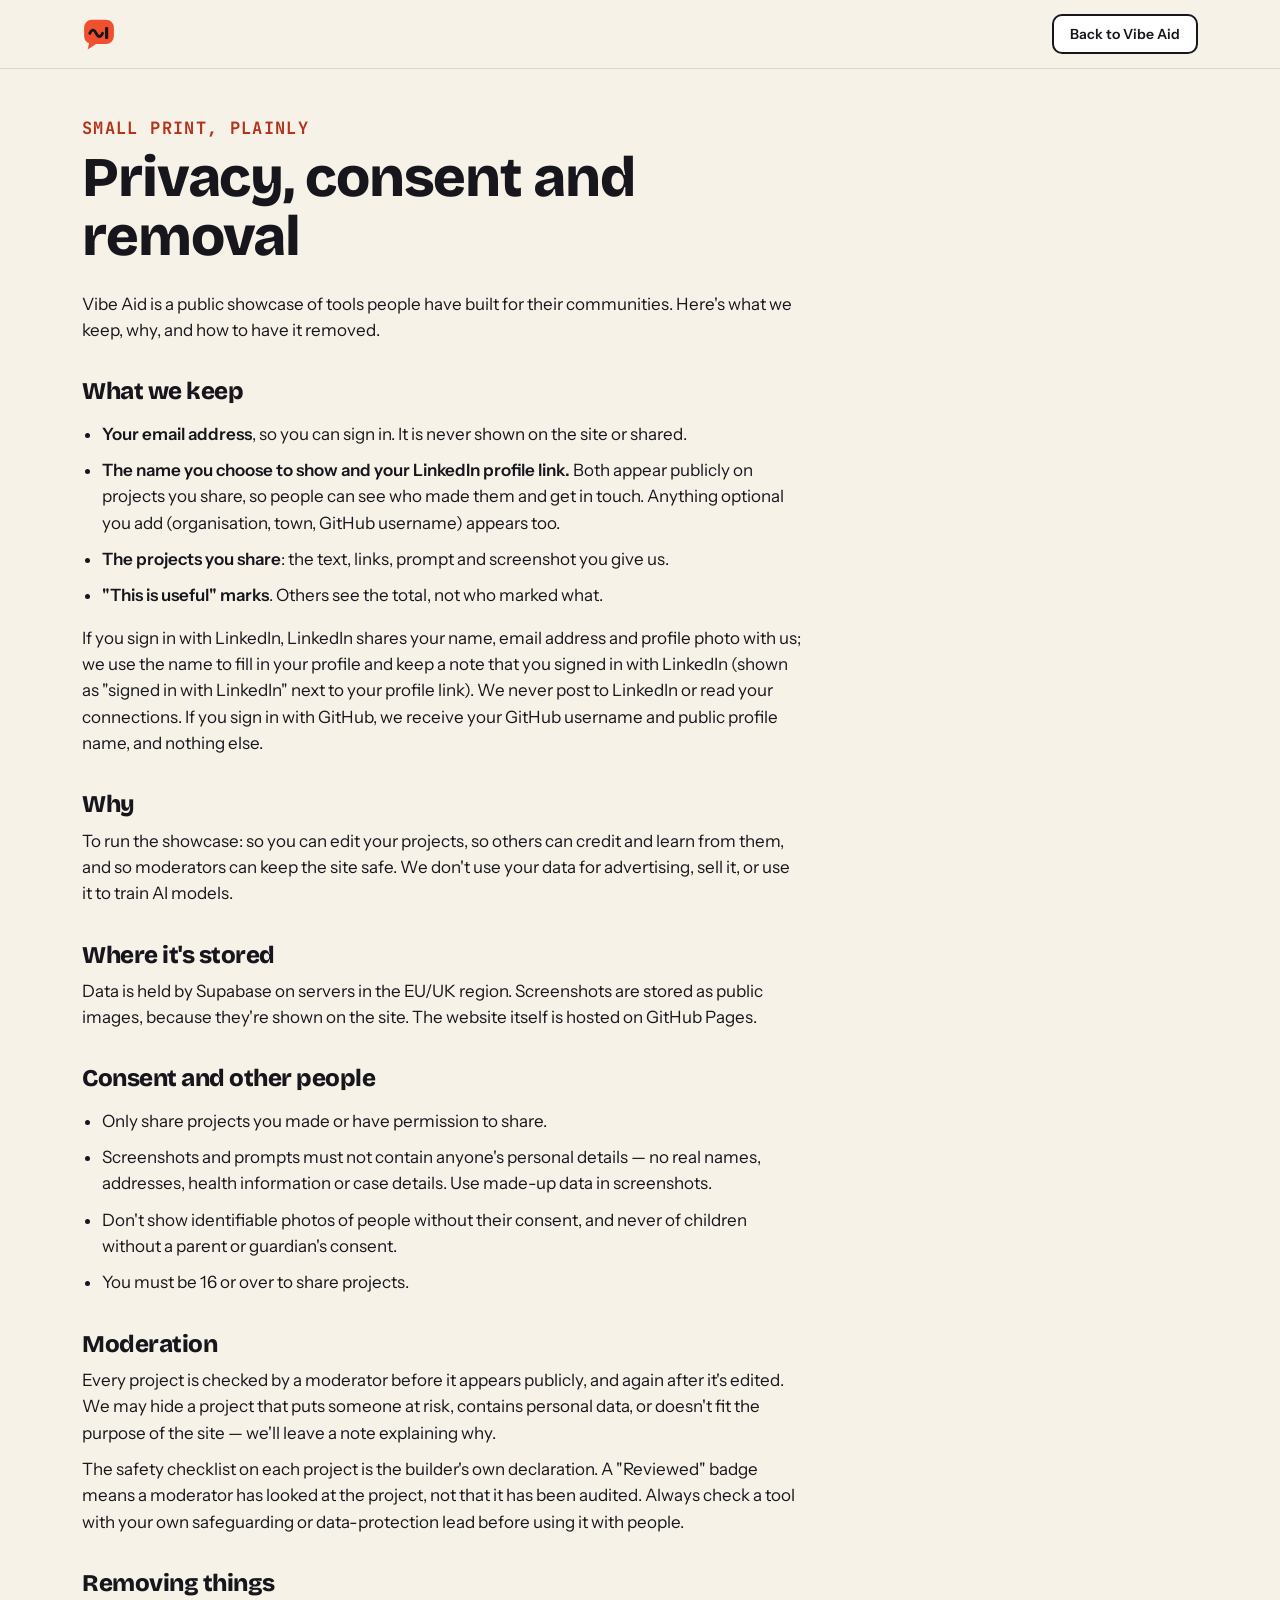
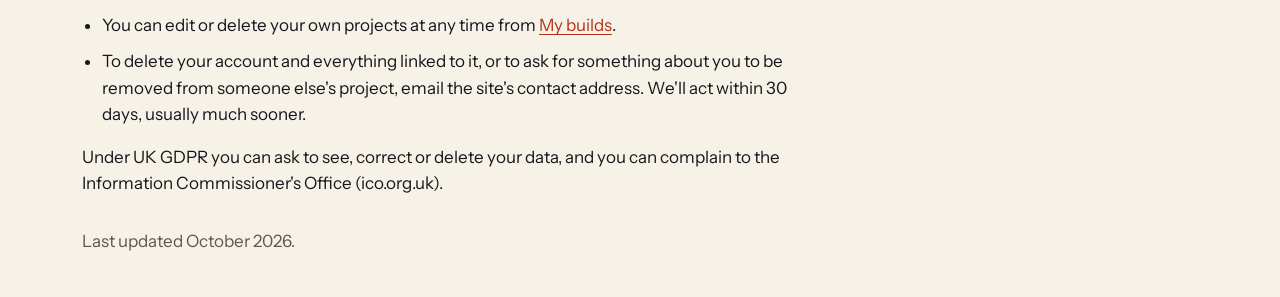
<file: privacy.html>
<!doctype html>
<html lang="en-GB">
<head>
<meta charset="utf-8"><meta name="viewport" content="width=device-width, initial-scale=1">
<title>Privacy, consent and removal — Vibe Aid</title>
<link rel="icon" href="favicon.svg" type="image/svg+xml">
<link rel="stylesheet" href="assets/styles.css">
<style>.doc{max-width:720px;padding:48px 0 32px}.doc h1{font-size:clamp(36px,6vw,56px);margin:8px 0 24px}.doc h2{font-size:24px;margin:36px 0 10px}.doc p,.doc li{font-size:17px;margin-bottom:10px}.doc ul{padding-left:20px}</style>
</head>
<body>
<header class="site-head"><div class="wrap"><a class="brand" href="./" aria-label="Vibe Aid home"><img src="assets/img/mark.svg" alt="" width="34" height="34"></a><div class="head-actions"><a class="va-btn va-btn-sm" href="./">Back to Vibe Aid</a></div></div></header>
<main class="wrap"><article class="doc">
<p class="eyebrow">Small print, plainly</p>
<h1>Privacy, consent and removal</h1>
<p>Vibe Aid is a public showcase of tools people have built for their communities. Here's what we keep, why, and how to have it removed.</p>

<h2>What we keep</h2>
<ul>
<li><strong>Your email address</strong>, so you can sign in. It is never shown on the site or shared.</li>
<li><strong>The name you choose to show and your LinkedIn profile link.</strong> Both appear publicly on projects you share, so people can see who made them and get in touch. Anything optional you add (organisation, town, GitHub username) appears too.</li>
<li><strong>The projects you share</strong>: the text, links, prompt and screenshot you give us.</li>
<li><strong>"This is useful" marks</strong>. Others see the total, not who marked what.</li>
</ul>
<p>If you sign in with LinkedIn, LinkedIn shares your name, email address and profile photo with us; we use the name to fill in your profile and keep a note that you signed in with LinkedIn (shown as "signed in with LinkedIn" next to your profile link). We never post to LinkedIn or read your connections. If you sign in with GitHub, we receive your GitHub username and public profile name, and nothing else.</p>

<h2>Why</h2>
<p>To run the showcase: so you can edit your projects, so others can credit and learn from them, and so moderators can keep the site safe. We don't use your data for advertising, sell it, or use it to train AI models.</p>

<h2>Where it's stored</h2>
<p>Data is held by Supabase on servers in the EU/UK region. Screenshots are stored as public images, because they're shown on the site. The website itself is hosted on GitHub Pages.</p>

<h2>Consent and other people</h2>
<ul>
<li>Only share projects you made or have permission to share.</li>
<li>Screenshots and prompts must not contain anyone's personal details — no real names, addresses, health information or case details. Use made-up data in screenshots.</li>
<li>Don't show identifiable photos of people without their consent, and never of children without a parent or guardian's consent.</li>
<li>You must be 16 or over to share projects.</li>
</ul>

<h2>Moderation</h2>
<p>Every project is checked by a moderator before it appears publicly, and again after it's edited. We may hide a project that puts someone at risk, contains personal data, or doesn't fit the purpose of the site — we'll leave a note explaining why.</p>
<p>The safety checklist on each project is the builder's own declaration. A "Reviewed" badge means a moderator has looked at the project, not that it has been audited. Always check a tool with your own safeguarding or data-protection lead before using it with people.</p>

<h2>Removing things</h2>
<ul>
<li>You can edit or delete your own projects at any time from <a href="./#/mine">My builds</a>.</li>
<li>To delete your account and everything linked to it, or to ask for something about you to be removed from someone else's project, email <span id="contact">the site's contact address</span>. We'll act within 30 days, usually much sooner.</li>
</ul>
<p>Under UK GDPR you can ask to see, correct or delete your data, and you can complain to the Information Commissioner's Office (ico.org.uk).</p>
<p class="muted" style="margin-top:32px">Last updated October 2026.</p>
</article></main>
<script src="config.js"></script>
<script>var e=(window.VIBE_AID_CONFIG||{}).CONTACT_EMAIL;if(e){var a=document.createElement('a');a.href='mailto:'+e;a.textContent=e;var c=document.getElementById('contact');c.textContent='';c.appendChild(a);}</script>
</body></html>
</file>
<file: assets/styles.css>
/* Vibe Aid — site styles. Tokens mirror the Vibe Aid design system. */
@font-face { font-family: "Bricolage Grotesque"; font-weight: 600; font-display: swap; src: url(fonts/bricolage-grotesque-latin-600-normal.woff2) format("woff2"); }
@font-face { font-family: "Bricolage Grotesque"; font-weight: 800; font-display: swap; src: url(fonts/bricolage-grotesque-latin-800-normal.woff2) format("woff2"); }
@font-face { font-family: "Instrument Sans"; font-weight: 400; font-display: swap; src: url(fonts/instrument-sans-latin-400-normal.woff2) format("woff2"); }
@font-face { font-family: "Instrument Sans"; font-weight: 600; font-display: swap; src: url(fonts/instrument-sans-latin-600-normal.woff2) format("woff2"); }
@font-face { font-family: "JetBrains Mono"; font-weight: 500; font-display: swap; src: url(fonts/jetbrains-mono-latin-500-normal.woff2) format("woff2"); }
@font-face { font-family: "JetBrains Mono"; font-weight: 700; font-display: swap; src: url(fonts/jetbrains-mono-latin-700-normal.woff2) format("woff2"); }

:root {
  --paper:#F7F2E8; --paper-raised:#FFFFFF; --line:#E0D6C3; --line-strong:#8C857A;
  --ink:#17161C; --ink-muted:#5C5852;
  --ember:#F0502D; --ember-text:#B4321A; --ember-soft:#FDE0D6; --on-ember:#17161C;
  --sun:#FFC93C; --on-sun:#17161C; --kelp:#0D5A4D; --kelp-soft:#D4EBE4; --on-kelp:#F7F2E8;
  --sky:#A9D1F5; --focus:#17161C; --shadow:#17161C;
  --font-display:"Bricolage Grotesque", ui-sans-serif, system-ui, sans-serif;
  --font-sans:"Instrument Sans", ui-sans-serif, system-ui, -apple-system, "Segoe UI", sans-serif;
  --font-mono:"JetBrains Mono", ui-monospace, "SF Mono", Menlo, monospace;
  --space-1:4px; --space-2:8px; --space-3:12px; --space-4:16px; --space-6:24px; --space-8:32px; --space-12:48px; --space-16:64px;
  --radius-sm:6px; --radius-md:14px; --radius-lg:22px; --radius-pill:999px;
  --max:1180px;
  color-scheme: light;
}
@media (prefers-color-scheme: dark) {
  :root:not([data-theme="light"]) {
    --paper:#121116; --paper-raised:#1C1B21; --line:#33313A; --line-strong:#77727D;
    --ink:#F4EFE6; --ink-muted:#ADA79E;
    --ember:#FF6142; --ember-text:#FF8C70; --ember-soft:#3A1912; --on-ember:#121116;
    --sun:#FFCF4D; --on-sun:#121116; --kelp:#52C2A6; --kelp-soft:#0F2B26; --on-kelp:#121116;
    --sky:#7FB4E6; --focus:#FFCF4D; --shadow:#000000;
    color-scheme: dark;
  }
}
:root[data-theme="dark"] {
  --paper:#121116; --paper-raised:#1C1B21; --line:#33313A; --line-strong:#77727D;
  --ink:#F4EFE6; --ink-muted:#ADA79E;
  --ember:#FF6142; --ember-text:#FF8C70; --ember-soft:#3A1912; --on-ember:#121116;
  --sun:#FFCF4D; --on-sun:#121116; --kelp:#52C2A6; --kelp-soft:#0F2B26; --on-kelp:#121116;
  --sky:#7FB4E6; --focus:#FFCF4D; --shadow:#000000;
  color-scheme: dark;
}

*, *::before, *::after { box-sizing: border-box; }
html { -webkit-text-size-adjust: 100%; scroll-behavior: smooth; }
@media (prefers-reduced-motion: reduce) { html { scroll-behavior: auto; } *, *::before, *::after { animation: none !important; transition: none !important; } }
body { margin: 0; background: var(--paper); color: var(--ink); font: 400 16px/1.55 var(--font-sans); overflow-x: hidden; }
img { max-width: 100%; }
a { color: var(--ember-text); text-underline-offset: 3px; }
a:focus-visible, button:focus-visible, input:focus-visible, select:focus-visible, textarea:focus-visible, summary:focus-visible { outline: 3px solid var(--focus); outline-offset: 2px; }
h1, h2, h3 { font-family: var(--font-display); font-weight: 800; letter-spacing: -0.02em; line-height: 1.05; margin: 0; }
p { margin: 0; }
.wrap { max-width: var(--max); margin: 0 auto; padding: 0 var(--space-4); }
@media (min-width: 720px) { .wrap { padding: 0 var(--space-8); } }
.eyebrow { font: 700 12px/1.3 var(--font-mono); letter-spacing: .08em; text-transform: uppercase; color: var(--ember-text); }
.muted { color: var(--ink-muted); }
.sr { position: absolute; width: 1px; height: 1px; overflow: hidden; clip: rect(0 0 0 0); white-space: nowrap; }
.skip { position: absolute; left: -999px; top: 8px; background: var(--sun); color: var(--on-sun); padding: 8px 12px; border-radius: var(--radius-sm); z-index: 50; }
.skip:focus { left: 8px; }

/* Header */
.site-head { position: sticky; top: 0; z-index: 20; background: color-mix(in srgb, var(--paper) 92%, transparent); backdrop-filter: blur(8px); border-bottom: 1px solid var(--line); }
.site-head .wrap { display: flex; align-items: center; gap: var(--space-4); height: 68px; }
.brand { display: inline-flex; color: var(--ink); text-decoration: none; }
.brand svg { height: 34px; width: auto; display: block; }
.nav { display: none; gap: var(--space-6); margin-left: var(--space-6); }
.nav a { color: var(--ink); text-decoration: none; font-weight: 600; font-size: 15px; }
.nav a:hover, .nav a[aria-current="page"] { text-decoration: underline; text-decoration-thickness: 2px; text-decoration-color: var(--ember); }
.head-actions { margin-left: auto; display: flex; gap: var(--space-2); align-items: center; }
.head-actions .va-btn { height: 40px; padding: 0 var(--space-4); font-size: 14px; }
#submitTop { display: none; }
@media (min-width: 860px) { .nav { display: flex; } #submitTop { display: inline-flex; } .menu-btn { display: none; } }
.menu-btn { border: 2px solid var(--ink); background: transparent; color: var(--ink); border-radius: var(--radius-md); height: 40px; padding: 0 12px; font: 600 14px var(--font-sans); cursor: pointer; }
.mobile-nav { display: none; border-top: 1px solid var(--line); padding: var(--space-3) var(--space-4) var(--space-4); }
.mobile-nav.open { display: grid; gap: var(--space-2); }
.mobile-nav a { color: var(--ink); font-weight: 600; text-decoration: none; padding: 8px 0; }
@media (min-width: 860px) { .mobile-nav.open { display: none; } }

/* Components (same as the design system) */
.va-btn { font: 600 15px/1 var(--font-sans); display: inline-flex; align-items: center; justify-content: center; gap: var(--space-2); min-height: 44px; padding: 0 var(--space-6); border-radius: var(--radius-md); border: 2px solid var(--ink); background: var(--paper-raised); color: var(--ink); cursor: pointer; text-decoration: none; transition: transform .12s, box-shadow .12s; white-space: nowrap; }
.va-btn:hover { transform: translate(-2px,-2px); box-shadow: 4px 4px 0 0 var(--shadow); }
.va-btn-primary { background: var(--ember); color: var(--on-ember); }
.va-btn-ghost { border-color: transparent; background: transparent; }
.va-btn-ghost:hover { box-shadow: none; transform: none; text-decoration: underline; }
.va-btn[disabled] { opacity: .55; cursor: not-allowed; transform: none; box-shadow: none; }
.va-btn-sm { min-height: 34px; padding: 0 var(--space-3); font-size: 13px; border-radius: 10px; }
.va-tag { display: inline-flex; align-items: center; gap: var(--space-1); font: 600 13px/1 var(--font-sans); padding: 6px 10px; border-radius: var(--radius-pill); background: var(--paper-raised); color: var(--ink); border: 1px solid var(--line-strong); }
.va-tag-ember { background: var(--ember-soft); color: var(--ember-text); border-color: transparent; }
.va-tag-kelp { background: var(--kelp-soft); color: var(--kelp); border-color: transparent; }
.va-tag-sun { background: var(--sun); color: var(--on-sun); border-color: transparent; }
.va-tag svg { width: 14px; height: 14px; }
.va-prompt { position: relative; font: 500 15px/1.6 var(--font-mono); background: #17161C; color: #F7F2E8; border-radius: var(--radius-md); padding: var(--space-4) var(--space-6); white-space: pre-wrap; overflow-wrap: anywhere; }
:root[data-theme="dark"] .va-prompt { box-shadow: inset 0 0 0 1px var(--line); }
@media (prefers-color-scheme: dark) { :root:not([data-theme="light"]) .va-prompt { box-shadow: inset 0 0 0 1px var(--line); } }
.va-prompt::before { content: "PROMPT"; display: block; font: 700 11px/1 var(--font-mono); letter-spacing: .08em; color: #FFC93C; margin-bottom: var(--space-2); }
.va-cursor { display: inline-block; width: .55em; height: 1.1em; vertical-align: -0.18em; margin-left: 2px; background: #F0502D; border-radius: 2px; animation: va-blink 1.1s steps(1) infinite; }
@keyframes va-blink { 50% { opacity: 0; } }
.va-card { position: relative; display: flex; flex-direction: column; background: var(--paper-raised); border: 2px solid var(--ink); border-radius: var(--radius-lg); overflow: hidden; color: inherit; text-decoration: none; transition: transform .12s, box-shadow .12s; }
.va-card:hover { transform: translate(-3px,-3px); box-shadow: 6px 6px 0 0 var(--shadow); }
.va-card:focus-visible { outline: 3px solid var(--focus); outline-offset: 3px; }
.va-card-shot { aspect-ratio: 16/10; background: var(--sky); border-bottom: 2px solid var(--ink); display: grid; place-items: center; overflow: hidden; }
.va-card-shot img { width: 100%; height: 100%; object-fit: cover; display: block; }
.va-card-body { padding: var(--space-4) var(--space-6) var(--space-6); display: flex; flex-direction: column; gap: var(--space-2); flex: 1; }
.va-card-cause { font: 700 12px/1.3 var(--font-mono); letter-spacing: .08em; text-transform: uppercase; color: var(--ember-text); }
.va-card-title { font: 800 22px/1.1 var(--font-display); letter-spacing: -0.015em; margin: 0; }
.va-card-line { margin: 0; font-size: 15px; line-height: 1.45; color: var(--ink-muted); }
.va-card-meta { display: flex; flex-wrap: wrap; gap: var(--space-2); margin-top: auto; padding-top: var(--space-2); }
.ribbon { position: absolute; top: 12px; left: 12px; z-index: 1; transform: rotate(-4deg); }

/* Placeholder "screen" for projects without a screenshot */
.ph { width: 100%; height: 100%; display: grid; place-items: center; position: relative; }
.ph.c-food { background: var(--sun); } .ph.c-health { background: var(--sky); } .ph.c-access { background: var(--kelp-soft); }
.ph.c-climate { background: var(--kelp-soft); } .ph.c-shelter { background: var(--ember-soft); } .ph.c-refugees { background: var(--sky); }
.ph.c-education { background: var(--sun); } .ph.c-mutual-aid { background: var(--ember-soft); } .ph.c-civic { background: var(--sky); }
.ph.c-safety { background: var(--ember-soft); } .ph.c-other { background: var(--line); }
.ph svg { width: 34%; height: auto; color: var(--ink); }
.ph.c-food svg, .ph.c-education svg { color: #17161C; }

/* Hero */
.hero { padding: var(--space-12) 0 var(--space-16); position: relative; overflow: hidden; }
.hero-grid { display: grid; gap: var(--space-12); align-items: center; }
@media (min-width: 960px) { .hero-grid { grid-template-columns: 1.15fr .85fr; } .hero { padding: 88px 0 96px; } }
.hero h1 { font-size: clamp(44px, 8.5vw, 92px); line-height: .94; letter-spacing: -0.035em; }
.hero h1 .hl { background: var(--ember); color: var(--on-ember); padding: 0 .12em; border-radius: 12px; -webkit-box-decoration-break: clone; box-decoration-break: clone; }
.hero .lead { font-size: clamp(18px, 2.2vw, 21px); line-height: 1.5; max-width: 34em; margin-top: var(--space-6); color: var(--ink-muted); }
.hero .ctas { display: flex; flex-wrap: wrap; gap: var(--space-3); margin-top: var(--space-8); }
.hero-art { position: relative; }
.bubble { background: var(--ember); border-radius: var(--radius-lg); padding: var(--space-6); position: relative; border: 2px solid var(--ink); box-shadow: 8px 8px 0 0 var(--shadow); }
.bubble::after { content: ""; position: absolute; left: 36px; bottom: -26px; width: 34px; height: 30px; background: var(--ember); clip-path: polygon(0 0, 100% 0, 10% 100%); }
.bubble .va-prompt { min-height: 168px; font-size: 16px; }
.bubble .typed-label { font: 700 12px/1 var(--font-mono); letter-spacing: .08em; color: var(--on-ember); margin-bottom: var(--space-3); display: flex; justify-content: space-between; }
.sticker { position: absolute; font: 800 16px/1 var(--font-display); padding: 10px 14px; border-radius: var(--radius-md); border: 2px solid var(--ink); box-shadow: 4px 4px 0 0 var(--shadow); white-space: nowrap; }
.sticker.s1 { background: var(--sun); color: var(--on-sun); right: -6px; top: -22px; transform: rotate(5deg); }
.sticker.s2 { background: var(--sky); color: #17161C; right: 18px; bottom: -40px; transform: rotate(-4deg); }
.result { margin-top: 56px; display: flex; gap: var(--space-3); align-items: center; font-weight: 600; }
.result .dot { width: 12px; height: 12px; border-radius: 50%; background: var(--kelp); }

.wave-rule { display: block; width: 100%; height: 24px; color: var(--ink); }

/* Sections */
.section { padding: var(--space-12) 0; }
@media (min-width: 720px) { .section { padding: 88px 0; } }
.section-head { display: flex; flex-wrap: wrap; align-items: end; justify-content: space-between; gap: var(--space-4); margin-bottom: var(--space-8); }
.section-head h2 { font-size: clamp(32px, 5vw, 52px); }
.grid { display: grid; gap: var(--space-6); grid-template-columns: repeat(auto-fill, minmax(min(100%, 280px), 1fr)); }

.steps { display: grid; gap: var(--space-6); }
@media (min-width: 860px) { .steps { grid-template-columns: repeat(3, 1fr); } }
.step { border-radius: var(--radius-lg); padding: var(--space-8) var(--space-6); border: 2px solid var(--ink); }
.step:nth-child(1) { background: var(--ember); color: var(--on-ember); }
.step:nth-child(2) { background: var(--sun); color: var(--on-sun); }
.step:nth-child(3) { background: var(--sky); color: #17161C; }
.step .num { font: 700 13px var(--font-mono); letter-spacing: .08em; }
.step h3 { font-size: 40px; margin: var(--space-3) 0 var(--space-3); }
.step p { font-size: 16px; }

.band { background: var(--ink); color: var(--paper); }
.band .eyebrow { color: var(--sun); }
.band a { color: var(--sun); }
.principles { list-style: none; padding: 0; margin: 0; display: grid; gap: 0; counter-reset: p; }
.principles li { counter-increment: p; display: grid; grid-template-columns: 56px 1fr; gap: var(--space-4); padding: var(--space-6) 0; border-top: 1px solid color-mix(in srgb, var(--paper) 25%, transparent); }
.principles li::before { content: "0" counter(p); font: 700 14px/1.9 var(--font-mono); color: var(--sun); }
.principles strong { display: block; font: 800 clamp(24px, 3.4vw, 34px)/1.1 var(--font-display); letter-spacing: -0.02em; margin-bottom: 6px; }
.principles span { color: color-mix(in srgb, var(--paper) 78%, var(--ink)); }

.stats { display: grid; grid-template-columns: repeat(auto-fit, minmax(150px, 1fr)); gap: var(--space-4); margin-top: var(--space-8); }
.stat { border: 2px solid var(--ink); border-radius: var(--radius-lg); padding: var(--space-4) var(--space-6); background: var(--paper-raised); }
.stat b { display: block; font: 800 44px/1 var(--font-display); letter-spacing: -0.03em; }

/* Browse */
.toolbar { display: grid; gap: var(--space-3); margin-bottom: var(--space-6); }
@media (min-width: 720px) { .toolbar { grid-template-columns: 1fr auto auto; align-items: center; } }
.search { width: 100%; height: 48px; border: 2px solid var(--ink); border-radius: var(--radius-md); padding: 0 var(--space-4); font: 16px var(--font-sans); background: var(--paper-raised); color: var(--ink); }
.chips { display: flex; flex-wrap: wrap; gap: var(--space-2); margin-bottom: var(--space-8); }
.chip { font: 600 14px/1 var(--font-sans); padding: 10px 14px; border-radius: var(--radius-pill); border: 2px solid var(--ink); background: var(--paper-raised); color: var(--ink); cursor: pointer; }
.chip[aria-pressed="true"] { background: var(--ink); color: var(--paper); }
select.sel { height: 48px; border: 2px solid var(--ink); border-radius: var(--radius-md); padding: 0 var(--space-3); font: 15px var(--font-sans); background: var(--paper-raised); color: var(--ink); }
.empty { border: 2px dashed var(--line-strong); border-radius: var(--radius-lg); padding: var(--space-12) var(--space-6); text-align: center; }
.empty h3 { font-size: 28px; margin-bottom: var(--space-2); }

/* Project page */
.pj-head { padding: var(--space-8) 0 var(--space-6); }
.pj-head h1 { font-size: clamp(40px, 7vw, 76px); letter-spacing: -0.035em; margin: var(--space-3) 0; }
.pj-head .tagline { font-size: clamp(18px, 2.3vw, 22px); max-width: 38em; color: var(--ink-muted); }
.pj-actions { display: flex; flex-wrap: wrap; gap: var(--space-3); margin-top: var(--space-6); }
.pj-shot { border: 2px solid var(--ink); border-radius: var(--radius-lg); overflow: hidden; aspect-ratio: 16/9; background: var(--sky); }
.pj-shot img { width: 100%; height: 100%; object-fit: cover; display: block; }
.pj-layout { display: grid; gap: var(--space-8); margin-top: var(--space-8); }
@media (min-width: 960px) { .pj-layout { grid-template-columns: 1fr 340px; } }
.pj-body h2 { font-size: 26px; margin: var(--space-8) 0 var(--space-3); }
.pj-body h2:first-child { margin-top: 0; }
.pj-body p { margin-bottom: var(--space-3); font-size: 17px; white-space: pre-line; }
.facts { border: 2px solid var(--ink); border-radius: var(--radius-lg); padding: var(--space-6); background: var(--paper-raised); display: grid; gap: var(--space-4); align-self: start; }
.facts dt { font: 700 11px/1.3 var(--font-mono); letter-spacing: .08em; text-transform: uppercase; color: var(--ink-muted); }
.facts dd { margin: 4px 0 0; font-weight: 600; overflow-wrap: anywhere; }
.checks { list-style: none; margin: 0; padding: 0; display: grid; gap: var(--space-2); }
.checks li { display: flex; gap: var(--space-2); align-items: flex-start; font-size: 15px; }
.checks svg { flex: none; width: 18px; height: 18px; margin-top: 2px; color: var(--kelp); }
.checks li.no svg { color: var(--ink-muted); }
.callout { border-radius: var(--radius-md); padding: var(--space-4); background: var(--kelp-soft); color: var(--ink); font-size: 15px; }
.callout.warn { background: var(--ember-soft); }

/* Forms */
.form { display: grid; gap: var(--space-6); max-width: 760px; }
.fieldset { border: 2px solid var(--ink); border-radius: var(--radius-lg); padding: var(--space-6); display: grid; gap: var(--space-4); background: var(--paper-raised); margin: 0; min-width: 0; }
.fieldset legend { font: 800 22px var(--font-display); padding: 0 var(--space-2); letter-spacing: -0.015em; }
.field { display: grid; gap: 6px; }
.field label, .field .lbl { font-weight: 600; font-size: 15px; }
.field .hint { font-size: 14px; color: var(--ink-muted); }
.field input[type=text], .field input[type=url], .field input[type=email], .field textarea, .field select { width: 100%; border: 2px solid var(--line-strong); border-radius: var(--radius-sm); padding: 10px 12px; font: 16px var(--font-sans); background: var(--paper); color: var(--ink); }
.field textarea { min-height: 110px; resize: vertical; line-height: 1.5; }
.field textarea.mono { font: 500 15px/1.55 var(--font-mono); min-height: 140px; }
.field input:focus, .field textarea:focus, .field select:focus { border-color: var(--ink); }
.two { display: grid; gap: var(--space-4); }
@media (min-width: 640px) { .two { grid-template-columns: 1fr 1fr; } }
.check { display: flex; gap: var(--space-3); align-items: flex-start; font-size: 15px; }
.check input { width: 20px; height: 20px; margin-top: 2px; accent-color: var(--kelp); flex: none; }
.tool-opts { display: flex; flex-wrap: wrap; gap: var(--space-2); }
.tool-opts label { display: inline-flex; gap: 6px; align-items: center; border: 1px solid var(--line-strong); border-radius: var(--radius-pill); padding: 6px 12px; font-size: 14px; cursor: pointer; }
.tool-opts input { accent-color: var(--ember); }
.gh-import { display: grid; gap: var(--space-3); background: var(--ink); color: var(--paper); border-radius: var(--radius-lg); padding: var(--space-6); }
.gh-import .row { display: flex; gap: var(--space-2); flex-wrap: wrap; }
.gh-import input { flex: 1 1 260px; height: 46px; border-radius: var(--radius-md); border: 2px solid var(--paper); background: transparent; color: var(--paper); padding: 0 var(--space-4); font: 500 15px var(--font-mono); }
.gh-import .va-btn { border-color: var(--paper); }
.gh-import .eyebrow { color: var(--sun); }
.msg { font-size: 15px; min-height: 1.2em; }
.msg.err { color: var(--ember-text); font-weight: 600; }
.msg.ok { color: var(--kelp); font-weight: 600; }

/* Status banner */
.status { position: fixed; left: 50%; bottom: 20px; transform: translateX(-50%); z-index: 60; max-width: calc(100% - 32px); background: var(--ink); color: var(--paper); padding: 12px 18px; border-radius: var(--radius-md); font-weight: 600; box-shadow: 4px 4px 0 0 var(--ember); }
.status[hidden] { display: none; }
.demo-note { background: var(--sun); color: var(--on-sun); font-size: 14px; text-align: center; padding: 8px 16px; font-weight: 600; }

/* Dialog */
dialog { border: 2px solid var(--ink); border-radius: var(--radius-lg); padding: 0; background: var(--paper-raised); color: var(--ink); width: min(480px, calc(100% - 32px)); box-shadow: 8px 8px 0 0 var(--shadow); }
dialog::backdrop { background: rgba(18,17,22,.55); }
.dlg { padding: var(--space-6); display: grid; gap: var(--space-4); }
.dlg h2 { font-size: 28px; }
.dlg .or { text-align: center; font-size: 13px; color: var(--ink-muted); }
.gh-btn { background: #17161C; color: #F7F2E8; border-color: #17161C; }
:root[data-theme="dark"] .gh-btn { border-color: var(--line-strong); }

/* Moderation */
.mod-row { display: grid; gap: var(--space-3); border: 2px solid var(--ink); border-radius: var(--radius-lg); padding: var(--space-4) var(--space-6); background: var(--paper-raised); }
@media (min-width: 860px) { .mod-row { grid-template-columns: 1fr auto; align-items: center; } }
.mod-row .acts { display: flex; flex-wrap: wrap; gap: var(--space-2); }
.mod-list { display: grid; gap: var(--space-4); }

/* Footer */
.site-foot { border-top: 2px solid var(--ink); padding: var(--space-12) 0; margin-top: var(--space-12); }
.foot-grid { display: grid; gap: var(--space-8); }
@media (min-width: 860px) { .foot-grid { grid-template-columns: 1.4fr 1fr 1fr; } }
.site-foot h3 { font-size: 18px; margin-bottom: var(--space-3); }
.site-foot ul { list-style: none; padding: 0; margin: 0; display: grid; gap: 6px; }
.site-foot a { color: var(--ink); }
.theme-toggle { margin-top: var(--space-4); }
main:focus { outline: none; }
.pj-shot .ph svg { width: 16%; }
@media (min-width: 960px) { .hero h1 { font-size: clamp(56px, 6.4vw, 84px); } }

.why { border: 2px solid var(--line); border-radius: var(--radius-md); padding: 12px 16px; background: var(--paper); }
.why summary { font-weight: 600; cursor: pointer; }
.why ul { margin: 10px 0 8px; padding-left: 18px; display: grid; gap: 8px; font-size: 15px; }
.li-btn { background: #0A66C2; color: #FFFFFF; border-color: #0A66C2; }
.li-badge { display: inline-flex; align-items: center; gap: 6px; font-size: 14px; font-weight: 600; }
.li-badge svg { width: 16px; height: 16px; color: #0A66C2; }
:root[data-theme="dark"] .li-badge svg { color: #70B5F9; }
@media (prefers-color-scheme: dark) { :root:not([data-theme="light"]) .li-badge svg { color: #70B5F9; } }

.powered { display: inline-flex; align-items: center; gap: 6px; font-size: 14px; color: var(--ink); text-decoration: none; border: 2px solid var(--ink); border-radius: var(--radius-pill); padding: 6px 14px; background: var(--paper-raised); }
.powered strong { font-weight: 600; }
.powered:hover { background: var(--sun); color: var(--on-sun); border-color: var(--ink); }

[hidden] { display: none !important; }
</file>
